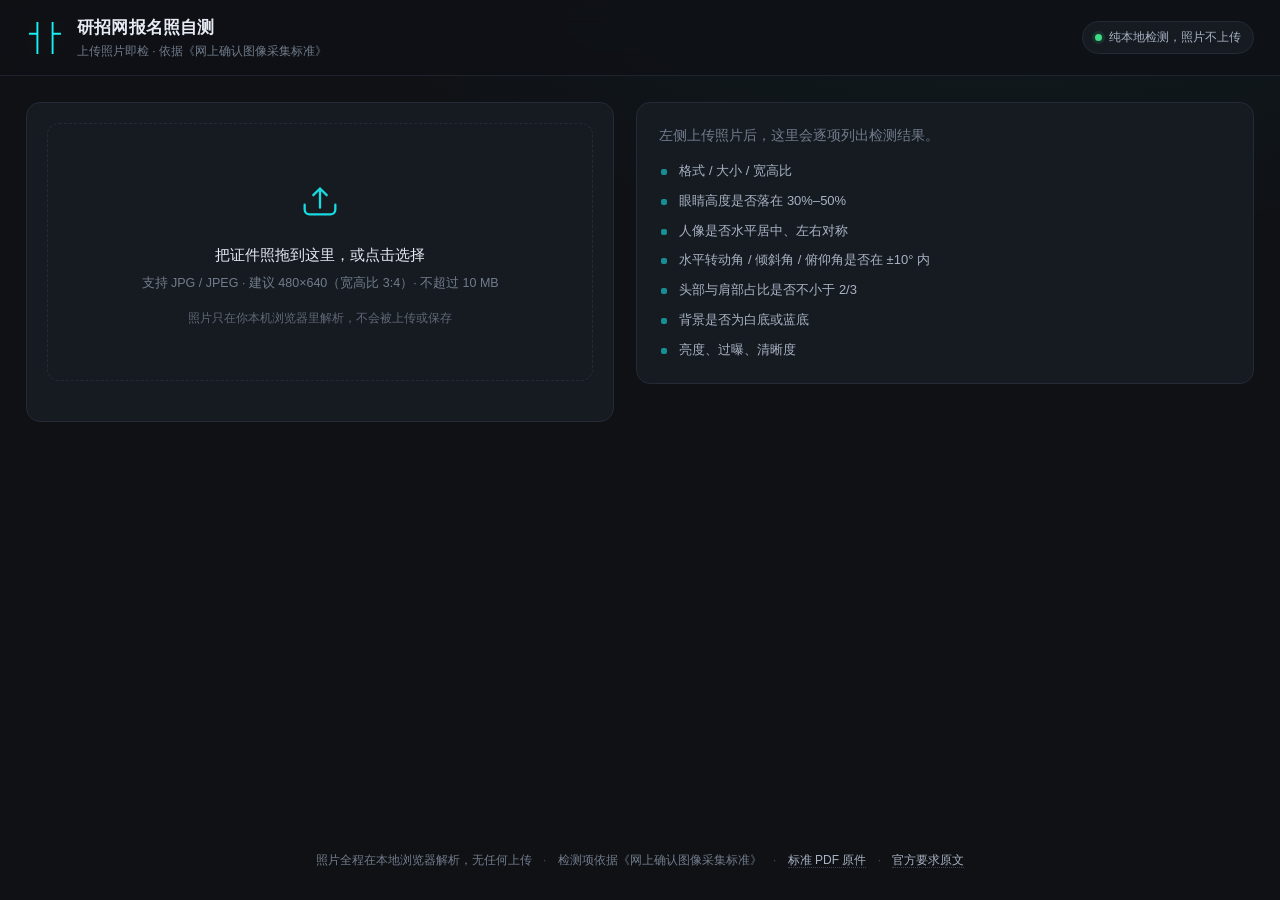
<file: index.html>
<!DOCTYPE html>
<html lang="zh-CN">
<head>
<meta charset="UTF-8" />
<meta name="viewport" content="width=device-width, initial-scale=1.0" />
<title>研招网报名照自测 · 上传即检</title>
<meta name="description" content="上传考研网上确认证件照，本地自动检测是否符合研招网图像采集标准：宽高比、眼睛高度、人像居中、三轴角度、头肩占比、背景底色等。" />
<link rel="stylesheet" href="./assets/style.css?v=2" />
<link rel="icon" href="data:image/svg+xml,<svg xmlns='http://www.w3.org/2000/svg' viewBox='0 0 100 100'><rect width='100' height='100' rx='18' fill='%230F1115'/><g stroke='%231AEFF3' stroke-width='5'><line x1='30' y1='8' x2='30' y2='92'/><line x1='70' y1='8' x2='70' y2='92'/><line x1='8' y1='39' x2='30' y2='39'/><line x1='70' y1='39' x2='92' y2='39'/></g></svg>" />
</head>
<body>

<header class="topbar">
  <div class="topbar-inner">
    <div class="brand">
      <svg class="brand-mark" viewBox="0 0 100 100" aria-hidden="true">
        <rect width="100" height="100" rx="18" fill="#0F1115"/>
        <g stroke="#1AEFF3" stroke-width="5">
          <line x1="30" y1="8" x2="30" y2="92"/><line x1="70" y1="8" x2="70" y2="92"/>
          <line x1="8" y1="39" x2="30" y2="39"/><line x1="70" y1="39" x2="92" y2="39"/>
        </g>
      </svg>
      <div class="brand-text">
        <h1>研招网报名照自测</h1>
        <p>上传照片即检 · 依据《网上确认图像采集标准》</p>
      </div>
    </div>
    <div class="privacy-badge" title="所有计算都在你的浏览器里完成">
      <span class="dot"></span>纯本地检测，照片不上传
    </div>
  </div>
</header>

<main class="layout">

  <!-- ============ 左：上传 / 预览 ============ -->
  <section class="panel stage">

    <div id="dropzone" class="dropzone" tabindex="0" role="button" aria-label="上传照片">
      <input type="file" id="fileInput" accept="image/jpeg,image/jpg,.jpg,.jpeg" hidden />
      <svg class="dz-icon" viewBox="0 0 48 48" fill="none" aria-hidden="true">
        <path d="M24 33V13m0 0-7 7m7-7 7 7" stroke="currentColor" stroke-width="2.4" stroke-linecap="round" stroke-linejoin="round"/>
        <path d="M8 30v5a5 5 0 0 0 5 5h22a5 5 0 0 0 5-5v-5" stroke="currentColor" stroke-width="2.4" stroke-linecap="round"/>
      </svg>
      <p class="dz-title">把证件照拖到这里，或点击选择</p>
      <p class="dz-sub">支持 JPG / JPEG · 建议 480×640（宽高比 3:4）· 不超过 10 MB</p>
      <p class="dz-note">照片只在你本机浏览器里解析，不会被上传或保存</p>
    </div>

    <div id="previewWrap" class="preview-wrap" hidden>
      <div class="preview-canvas-box">
        <img id="previewImg" alt="待检测照片" />
        <canvas id="overlayCanvas"></canvas>
      </div>
      <div class="preview-tools">
        <label class="switch">
          <input type="checkbox" id="toggleGuides" checked />
          <span>显示参考线</span>
        </label>
        <label class="switch">
          <input type="checkbox" id="toggleLandmarks" checked />
          <span>显示关键点</span>
        </label>
        <button class="btn-ghost" id="resetBtn" type="button">换一张</button>
      </div>
      <p class="filename" id="fileName"></p>
      <ul class="legend">
        <li><i class="lg lg-h"></i>横线：眼睛高度基准线（39%，官方允许区间 30%–50% 的中值）</li>
        <li><i class="lg lg-v"></i>竖线：人像水平居中 / 左右对称参考（25% 与 75%）</li>
        <li><i class="lg lg-band"></i>底纹：官方允许的眼睛高度区间 30%–50%</li>
        <li><i class="lg lg-face"></i>虚线框与蓝线：检出面部范围与中轴</li>
      </ul>
    </div>

    <div id="loading" class="loading" hidden>
      <div class="spinner"></div>
      <p id="loadingText">正在加载人脸模型…</p>
    </div>

  </section>

  <!-- ============ 右：检测结果 ============ -->
  <section class="panel report">

    <div id="emptyState" class="empty-state">
      <p>左侧上传照片后，这里会逐项列出检测结果。</p>
      <ul class="checklist-preview">
        <li>格式 / 大小 / 宽高比</li>
        <li>眼睛高度是否落在 30%–50%</li>
        <li>人像是否水平居中、左右对称</li>
        <li>水平转动角 / 倾斜角 / 俯仰角是否在 ±10° 内</li>
        <li>头部与肩部占比是否不小于 2/3</li>
        <li>背景是否为白底或蓝底</li>
        <li>亮度、过曝、清晰度</li>
      </ul>
    </div>

    <div id="report" hidden>

      <div id="verdict" class="verdict">
        <div class="verdict-score"><span id="passCount">0</span><small>/<span id="totalCount">0</span></small></div>
        <div class="verdict-text">
          <strong id="verdictTitle">—</strong>
          <span id="verdictSub">—</span>
        </div>
      </div>

      <div id="failSummary" class="fail-summary" hidden></div>

      <div id="groups"></div>

      <div class="doc-links">
        <span class="doc-links-label">官方要求原文</span>
        <a href="./docs/网上确认图像采集标准.pdf" target="_blank" rel="noopener">
          《网上确认图像采集标准》PDF
        </a>
        <a href="./docs/官方要求原文.html" target="_blank" rel="noopener">
          研招网拍照要求 + 2027 新规
        </a>
      </div>

      <p class="disclaimer">
        检测项依据公开的《网上确认图像采集标准》整理，宽高比、眼睛高度（30%–50%）、水平居中、
        三轴角度（±10°）、背景底色等为官方明文条款；头肩占比、亮度、清晰度为基于图像分析的估算值。
        三个角度由三维人脸模型解算，存在约 ±5° 的模型误差，数值接近阈值时建议人工复核。
        「不得化妆」「不得佩戴眼镜/美瞳」「近三个月内拍摄」「不得 PS 修图」等主观项无法自动判定，仍需自行核对。
        最终审核结果以报考点为准。
      </p>
    </div>

  </section>

</main>

<footer class="footer">
  <span>照片全程在本地浏览器解析，无任何上传</span>
  <span class="sep">·</span>
  <span>检测项依据《网上确认图像采集标准》</span>
  <span class="sep">·</span>
  <a href="./docs/网上确认图像采集标准.pdf" target="_blank" rel="noopener">标准 PDF 原件</a>
  <span class="sep">·</span>
  <a href="./docs/官方要求原文.html">官方要求原文</a>
</footer>

<script type="module" src="./assets/app.js?v=2"></script>
</body>
</html>
</file>
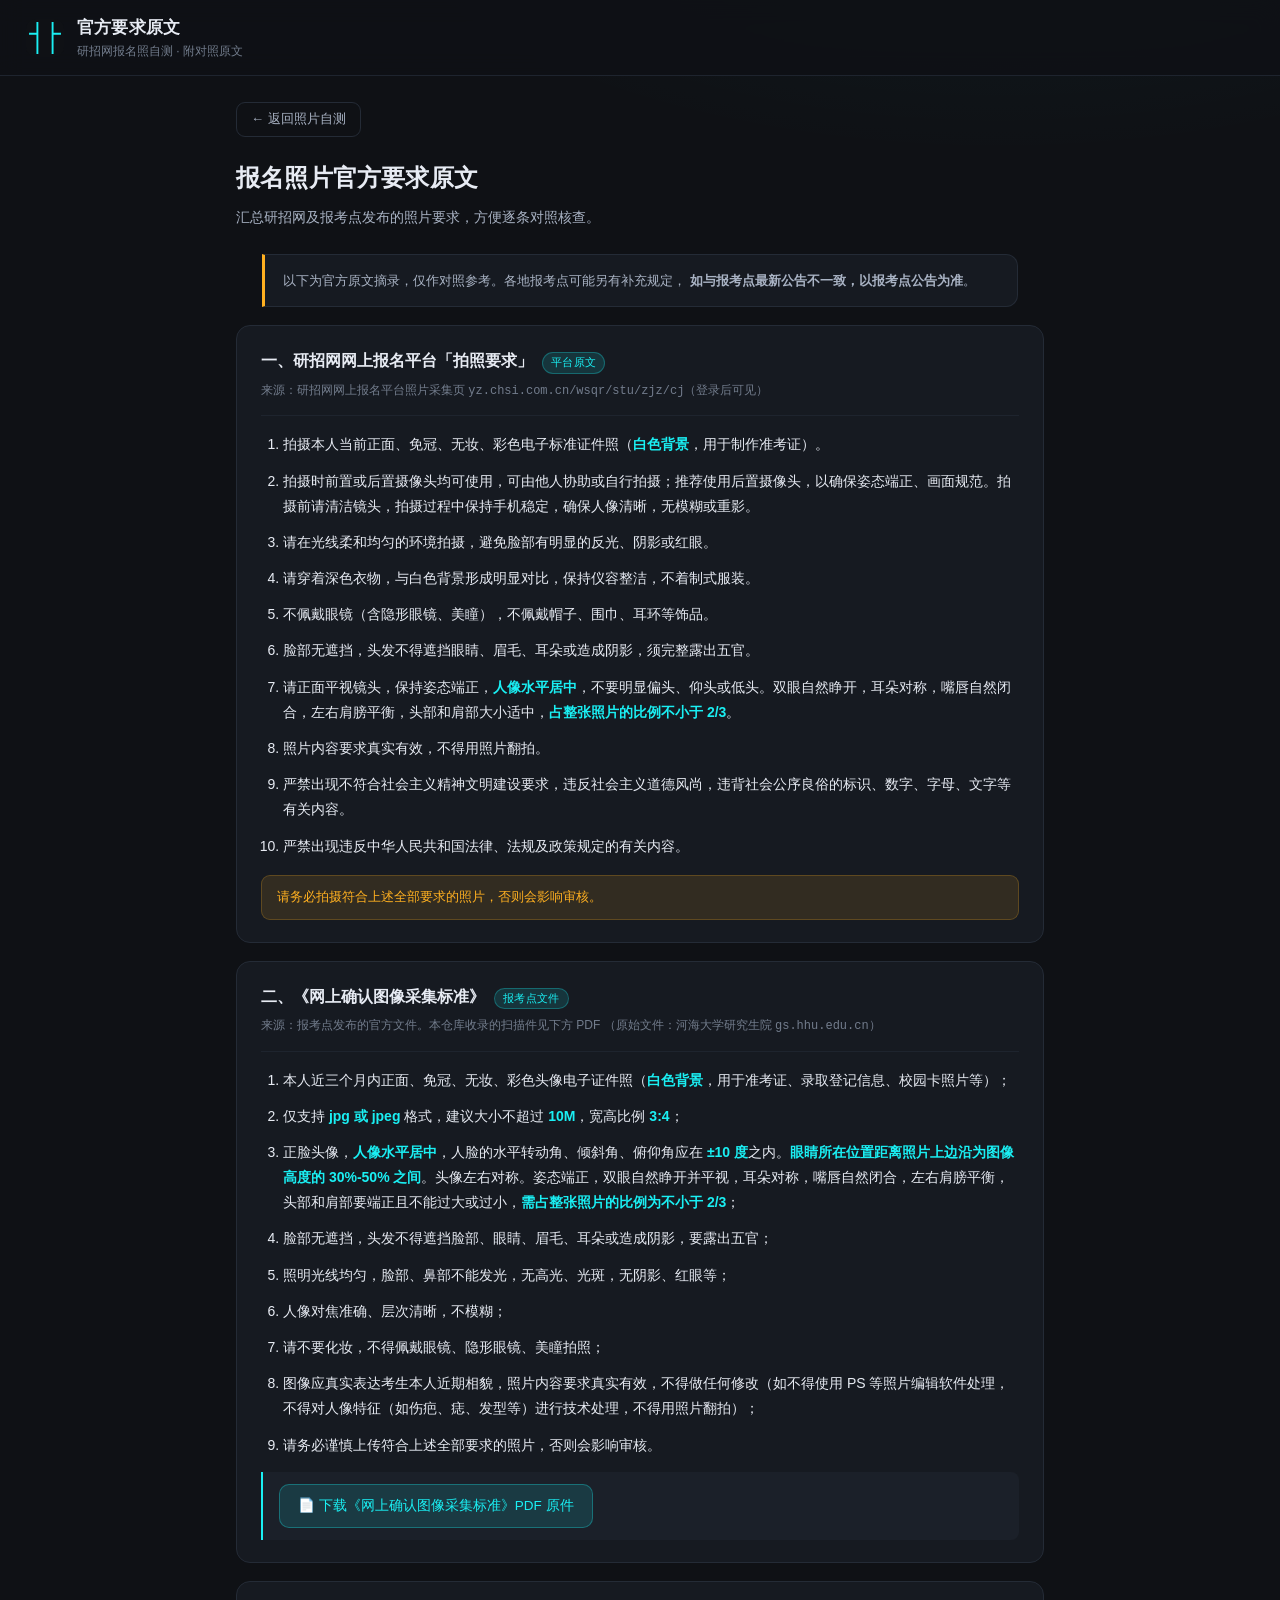
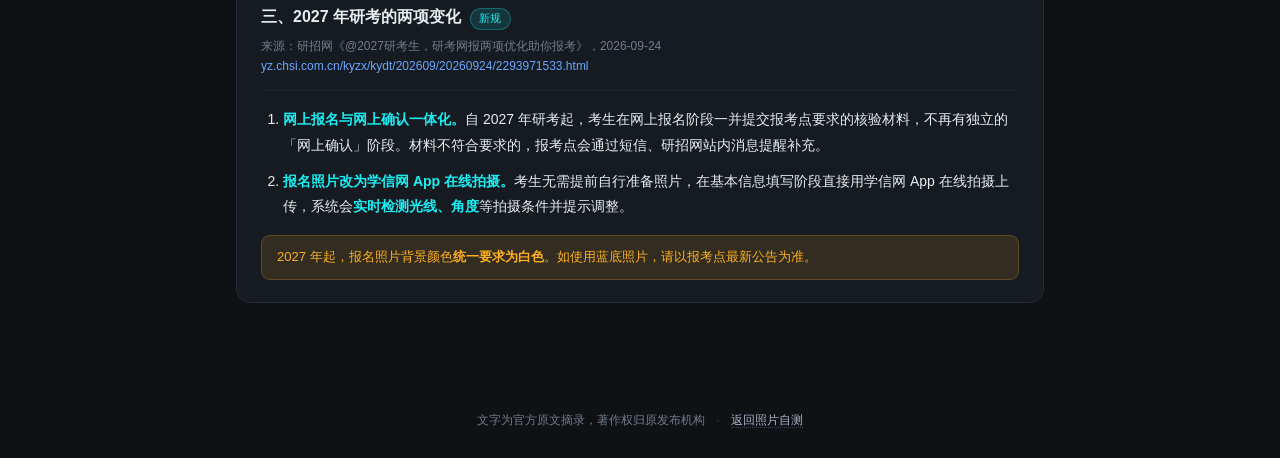
<file: docs/官方要求原文.html>
<!DOCTYPE html>
<html lang="zh-CN">
<head>
<meta charset="UTF-8" />
<meta name="viewport" content="width=device-width, initial-scale=1.0" />
<title>官方要求原文 · 研招网报名照自测</title>
<link rel="stylesheet" href="../assets/style.css" />
<link rel="icon" href="data:image/svg+xml,<svg xmlns='http://www.w3.org/2000/svg' viewBox='0 0 100 100'><rect width='100' height='100' rx='18' fill='%230F1115'/><g stroke='%231AEFF3' stroke-width='5'><line x1='30' y1='8' x2='30' y2='92'/><line x1='70' y1='8' x2='70' y2='92'/><line x1='8' y1='39' x2='30' y2='39'/><line x1='70' y1='39' x2='92' y2='39'/></g></svg>" />
<style>
  .doc{max-width:860px;margin:0 auto;padding:26px 26px 70px}
  .doc-back{
    display:inline-flex;align-items:center;gap:6px;
    font-size:13px;color:var(--text-2);text-decoration:none;
    border:1px solid var(--line);border-radius:9px;
    padding:6px 14px;margin-bottom:22px;transition:.16s;
  }
  .doc-back:hover{color:var(--text);border-color:#3A4351;background:var(--panel-2)}
  .doc h1{font-size:24px;font-weight:660;letter-spacing:.2px;margin-bottom:8px}
  .doc .lede{color:var(--text-2);font-size:14px;margin-bottom:26px}
  .doc section{
    background:var(--panel);border:1px solid var(--line);
    border-radius:var(--radius);padding:22px 24px;margin-bottom:18px;
  }
  .doc h2{
    font-size:16px;font-weight:640;margin-bottom:6px;
    display:flex;align-items:baseline;gap:9px;flex-wrap:wrap;
  }
  .doc h2 .tag{
    font-size:11px;font-weight:500;color:var(--accent);
    background:var(--accent-dim);border:1px solid rgba(26,239,243,.28);
    padding:1px 8px;border-radius:999px;letter-spacing:.3px;
  }
  .doc h2 .tag.gray{color:var(--text-3);background:var(--panel-2);border-color:var(--line)}
  .doc .src{
    font-size:12px;color:var(--text-3);margin-bottom:16px;
    padding-bottom:14px;border-bottom:1px solid var(--line-soft);
    word-break:break-all;line-height:1.7;
  }
  .doc .src a{color:var(--info);text-decoration:none}
  .doc .src a:hover{text-decoration:underline}
  .doc ol{margin:0;padding-left:22px;display:flex;flex-direction:column;gap:11px}
  .doc li{color:var(--text);font-size:14px;line-height:1.8}
  .doc li b{color:var(--accent);font-weight:600}
  .doc .closing{
    margin-top:16px;font-size:13px;color:var(--warn);
    background:var(--warn-dim);border:1px solid rgba(255,176,32,.22);
    border-radius:9px;padding:11px 15px;
  }
  .doc .note{
    margin-top:14px;font-size:13px;color:var(--text-2);
    background:var(--panel-2);border-left:2px solid var(--accent);
    border-radius:0 8px 8px 0;padding:12px 16px;line-height:1.8;
  }
  .doc .pdf-cta{
    display:inline-flex;align-items:center;gap:9px;
    background:var(--accent-dim);border:1px solid rgba(26,239,243,.3);
    color:var(--accent);text-decoration:none;
    padding:9px 18px;border-radius:10px;font-size:13.5px;font-weight:520;
    transition:.16s;
  }
  .doc .pdf-cta:hover{background:rgba(26,239,243,.2)}
  .doc-warn{
    max-width:860px;margin:0 auto 18px;padding:0 26px;
  }
  .doc-warn div{
    font-size:13px;color:var(--text-2);line-height:1.8;
    background:var(--panel);border:1px solid var(--line);
    border-left:3px solid var(--warn);border-radius:0 12px 12px 0;
    padding:14px 18px;
  }
  @media(max-width:640px){.doc{padding:18px 16px 60px}.doc section{padding:18px 16px}}
</style>
</head>
<body>

<header class="topbar">
  <div class="topbar-inner">
    <div class="brand">
      <svg class="brand-mark" viewBox="0 0 100 100" aria-hidden="true">
        <rect width="100" height="100" rx="18" fill="#0F1115"/>
        <g stroke="#1AEFF3" stroke-width="5">
          <line x1="30" y1="8" x2="30" y2="92"/><line x1="70" y1="8" x2="70" y2="92"/>
          <line x1="8" y1="39" x2="30" y2="39"/><line x1="70" y1="39" x2="92" y2="39"/>
        </g>
      </svg>
      <div class="brand-text">
        <h1>官方要求原文</h1>
        <p>研招网报名照自测 · 附对照原文</p>
      </div>
    </div>
  </div>
</header>

<main class="doc">

  <a class="doc-back" href="../index.html">← 返回照片自测</a>

  <h1>报名照片官方要求原文</h1>
  <p class="lede">汇总研招网及报考点发布的照片要求，方便逐条对照核查。</p>

  <div class="doc-warn">
    <div>
      以下为官方原文摘录，仅作对照参考。各地报考点可能另有补充规定，
      <strong>如与报考点最新公告不一致，以报考点公告为准</strong>。
    </div>
  </div>

  <!-- 一 -->
  <section>
    <h2>一、研招网网上报名平台「拍照要求」<span class="tag">平台原文</span></h2>
    <div class="src">
      来源：研招网网上报名平台照片采集页 <code>yz.chsi.com.cn/wsqr/stu/zjz/cj</code>（登录后可见）
    </div>
    <ol>
      <li>拍摄本人当前正面、免冠、无妆、彩色电子标准证件照（<b>白色背景</b>，用于制作准考证）。</li>
      <li>拍摄时前置或后置摄像头均可使用，可由他人协助或自行拍摄；推荐使用后置摄像头，以确保姿态端正、画面规范。拍摄前请清洁镜头，拍摄过程中保持手机稳定，确保人像清晰，无模糊或重影。</li>
      <li>请在光线柔和均匀的环境拍摄，避免脸部有明显的反光、阴影或红眼。</li>
      <li>请穿着深色衣物，与白色背景形成明显对比，保持仪容整洁，不着制式服装。</li>
      <li>不佩戴眼镜（含隐形眼镜、美瞳），不佩戴帽子、围巾、耳环等饰品。</li>
      <li>脸部无遮挡，头发不得遮挡眼睛、眉毛、耳朵或造成阴影，须完整露出五官。</li>
      <li>请正面平视镜头，保持姿态端正，<b>人像水平居中</b>，不要明显偏头、仰头或低头。双眼自然睁开，耳朵对称，嘴唇自然闭合，左右肩膀平衡，头部和肩部大小适中，<b>占整张照片的比例不小于 2/3</b>。</li>
      <li>照片内容要求真实有效，不得用照片翻拍。</li>
      <li>严禁出现不符合社会主义精神文明建设要求，违反社会主义道德风尚，违背社会公序良俗的标识、数字、字母、文字等有关内容。</li>
      <li>严禁出现违反中华人民共和国法律、法规及政策规定的有关内容。</li>
    </ol>
    <div class="closing">请务必拍摄符合上述全部要求的照片，否则会影响审核。</div>
  </section>

  <!-- 二 -->
  <section>
    <h2>二、《网上确认图像采集标准》<span class="tag">报考点文件</span></h2>
    <div class="src">
      来源：报考点发布的官方文件。本仓库收录的扫描件见下方 PDF
      （原始文件：河海大学研究生院 <code>gs.hhu.edu.cn</code>）
    </div>
    <ol>
      <li>本人近三个月内正面、免冠、无妆、彩色头像电子证件照（<b>白色背景</b>，用于准考证、录取登记信息、校园卡照片等）；</li>
      <li>仅支持 <b>jpg 或 jpeg</b> 格式，建议大小不超过 <b>10M</b>，宽高比例 <b>3:4</b>；</li>
      <li>正脸头像，<b>人像水平居中</b>，人脸的水平转动角、倾斜角、俯仰角应在 <b>±10 度</b>之内。<b>眼睛所在位置距离照片上边沿为图像高度的 30%-50% 之间</b>。头像左右对称。姿态端正，双眼自然睁开并平视，耳朵对称，嘴唇自然闭合，左右肩膀平衡，头部和肩部要端正且不能过大或过小，<b>需占整张照片的比例为不小于 2/3</b>；</li>
      <li>脸部无遮挡，头发不得遮挡脸部、眼睛、眉毛、耳朵或造成阴影，要露出五官；</li>
      <li>照明光线均匀，脸部、鼻部不能发光，无高光、光斑，无阴影、红眼等；</li>
      <li>人像对焦准确、层次清晰，不模糊；</li>
      <li>请不要化妆，不得佩戴眼镜、隐形眼镜、美瞳拍照；</li>
      <li>图像应真实表达考生本人近期相貌，照片内容要求真实有效，不得做任何修改（如不得使用 PS 等照片编辑软件处理，不得对人像特征（如伤疤、痣、发型等）进行技术处理，不得用照片翻拍）；</li>
      <li>请务必谨慎上传符合上述全部要求的照片，否则会影响审核。</li>
    </ol>
    <div class="note">
      <a class="pdf-cta" href="./网上确认图像采集标准.pdf" target="_blank" rel="noopener">
        📄 下载《网上确认图像采集标准》PDF 原件
      </a>
    </div>
  </section>

  <!-- 三 -->
  <section>
    <h2>三、2027 年研考的两项变化<span class="tag">新规</span></h2>
    <div class="src">
      来源：研招网《@2027研考生，研考网报两项优化助你报考》，2026-09-24<br />
      <a href="https://yz.chsi.com.cn/kyzx/kydt/202609/20260924/2293971533.html" target="_blank" rel="noopener">
        yz.chsi.com.cn/kyzx/kydt/202609/20260924/2293971533.html
      </a>
    </div>
    <ol>
      <li><b>网上报名与网上确认一体化。</b>自 2027 年研考起，考生在网上报名阶段一并提交报考点要求的核验材料，不再有独立的「网上确认」阶段。材料不符合要求的，报考点会通过短信、研招网站内消息提醒补充。</li>
      <li><b>报名照片改为学信网 App 在线拍摄。</b>考生无需提前自行准备照片，在基本信息填写阶段直接用学信网 App 在线拍摄上传，系统会<b>实时检测光线、角度</b>等拍摄条件并提示调整。</li>
    </ol>
    <div class="closing">
      2027 年起，报名照片背景颜色<b>统一要求为白色</b>。如使用蓝底照片，请以报考点最新公告为准。
    </div>
  </section>

</main>

<footer class="footer">
  <span>文字为官方原文摘录，著作权归原发布机构</span>
  <span class="sep">·</span>
  <a href="../index.html" style="color:var(--text-2);text-decoration:none">返回照片自测</a>
</footer>

</body>
</html>
</file>
<file: assets/style.css>
/* ===================== 基础 ===================== */
:root{
  --bg:#0F1115;
  --bg-soft:#141821;
  --panel:#161A21;
  --panel-2:#1B2029;
  --line:#242B36;
  --line-soft:#1E242E;
  --text:#E7EBF3;
  --text-2:#A9B3C4;
  --text-3:#727C8C;
  --accent:#1AEFF3;
  --accent-dim:rgba(26,239,243,.13);
  --pass:#3DDC84;
  --pass-dim:rgba(61,220,132,.12);
  --fail:#FF5F5F;
  --fail-dim:rgba(255,95,95,.12);
  --warn:#FFB020;
  --warn-dim:rgba(255,176,32,.12);
  --info:#6BA8FF;
  --radius:14px;
  --mono:ui-monospace,SFMono-Regular,"SF Mono",Menlo,Consolas,monospace;
}

*{box-sizing:border-box;margin:0;padding:0}

/* 类选择器里的 display 会覆盖 UA 的 [hidden]{display:none}，这里强制兜底 */
[hidden]{display:none !important}

html{-webkit-text-size-adjust:100%}

body{
  background:
    radial-gradient(1100px 520px at 78% -8%, rgba(26,239,243,.055), transparent 62%),
    var(--bg);
  color:var(--text);
  font-family:-apple-system,BlinkMacSystemFont,"PingFang SC","Hiragino Sans GB","Microsoft YaHei","Segoe UI",Roboto,sans-serif;
  font-size:14px;
  line-height:1.6;
  min-height:100vh;
  display:flex;
  flex-direction:column;
}

/* ===================== 顶栏 ===================== */
.topbar{
  border-bottom:1px solid var(--line-soft);
  background:rgba(15,17,21,.86);
  backdrop-filter:blur(12px);
  position:sticky;top:0;z-index:20;
}
.topbar-inner{
  max-width:1400px;margin:0 auto;
  padding:14px 26px;
  display:flex;align-items:center;justify-content:space-between;gap:20px;
}
.brand{display:flex;align-items:center;gap:13px}
.brand-mark{width:38px;height:38px;flex:none;border-radius:10px}
.brand-text h1{font-size:17px;font-weight:650;letter-spacing:.2px}
.brand-text p{font-size:12px;color:var(--text-3);margin-top:1px}

.privacy-badge{
  display:flex;align-items:center;gap:7px;
  font-size:12px;color:var(--text-2);
  background:var(--panel);border:1px solid var(--line);
  padding:6px 12px;border-radius:999px;white-space:nowrap;
}
.privacy-badge .dot{
  width:7px;height:7px;border-radius:50%;background:var(--pass);
  box-shadow:0 0 0 3px var(--pass-dim);
}

/* ===================== 布局 ===================== */
.layout{
  flex:1;
  max-width:1400px;width:100%;margin:0 auto;
  padding:26px;
  display:grid;
  grid-template-columns:minmax(340px,1fr) minmax(400px,1.05fr);
  gap:22px;
  align-items:start;
}
@media (max-width:980px){
  .layout{grid-template-columns:1fr;padding:18px}
}

.panel{
  background:var(--panel);
  border:1px solid var(--line);
  border-radius:var(--radius);
}

/* ===================== 上传区 ===================== */
.stage{padding:20px;position:relative;min-height:320px}

.dropzone{
  border:1.5px dashed var(--line);
  border-radius:12px;
  padding:52px 24px;
  text-align:center;
  cursor:pointer;
  transition:border-color .18s,background .18s,transform .18s;
  outline:none;
}
.dropzone:hover,.dropzone:focus-visible{border-color:var(--accent);background:var(--accent-dim)}
.dropzone.dragover{border-color:var(--accent);background:var(--accent-dim);transform:scale(1.005)}
.dz-icon{width:46px;height:46px;color:var(--accent);opacity:.9;margin-bottom:14px}
.dz-title{font-size:15px;font-weight:560}
.dz-sub{font-size:12.5px;color:var(--text-3);margin-top:6px}
.dz-note{font-size:12px;color:var(--text-3);margin-top:16px;opacity:.8}

/* ===================== 预览 ===================== */
.preview-wrap{display:flex;flex-direction:column;gap:14px;align-items:center}
.preview-canvas-box{
  position:relative;
  line-height:0;
  border-radius:10px;
  overflow:hidden;
  box-shadow:0 12px 40px rgba(0,0,0,.5);
  max-width:100%;
}
.preview-canvas-box img{display:block;max-width:100%;max-height:62vh;height:auto;border-radius:10px}
.preview-canvas-box canvas{
  position:absolute;inset:0;width:100%;height:100%;
  pointer-events:none;border-radius:10px;
}
.preview-tools{display:flex;align-items:center;gap:18px;flex-wrap:wrap;justify-content:center}
.switch{display:flex;align-items:center;gap:7px;font-size:13px;color:var(--text-2);cursor:pointer;user-select:none}
.switch input{
  appearance:none;width:34px;height:19px;border-radius:999px;
  background:var(--line);position:relative;cursor:pointer;transition:background .18s;flex:none;
}
.switch input::after{
  content:"";position:absolute;top:2px;left:2px;width:15px;height:15px;border-radius:50%;
  background:#8B94A5;transition:transform .18s,background .18s;
}
.switch input:checked{background:var(--accent-dim);box-shadow:inset 0 0 0 1px rgba(26,239,243,.4)}
.switch input:checked::after{transform:translateX(15px);background:var(--accent)}

.btn-ghost{
  font:inherit;font-size:13px;color:var(--text-2);
  background:transparent;border:1px solid var(--line);
  padding:7px 16px;border-radius:9px;cursor:pointer;
  transition:.16s;
}
.btn-ghost:hover{color:var(--text);border-color:#3A4351;background:var(--panel-2)}
.filename{font-size:12px;color:var(--text-3);font-family:var(--mono);word-break:break-all;text-align:center}

.legend{
  list-style:none;width:100%;max-width:520px;
  display:flex;flex-direction:column;gap:7px;
  border-top:1px solid var(--line-soft);
  padding-top:14px;margin-top:2px;
}
.legend li{
  display:flex;align-items:flex-start;gap:9px;
  font-size:12px;color:var(--text-3);line-height:1.5;
}
.lg{width:15px;height:15px;flex:none;margin-top:2px;border-radius:4px}
.lg-h{background:linear-gradient(180deg,transparent 42%,var(--accent) 42%,var(--accent) 58%,transparent 58%)}
.lg-v{background:linear-gradient(90deg,transparent 42%,var(--accent) 42%,var(--accent) 58%,transparent 58%)}
.lg-band{background:rgba(26,239,243,.16);box-shadow:inset 0 0 0 1px rgba(26,239,243,.35)}
.lg-face{background:rgba(120,180,255,.18);box-shadow:inset 0 0 0 1px rgba(120,180,255,.5)}

/* ===================== 加载 ===================== */
.loading{
  position:absolute;inset:0;border-radius:var(--radius);
  background:rgba(22,26,33,.94);
  display:flex;flex-direction:column;align-items:center;justify-content:center;gap:16px;
  z-index:10;
}
.spinner{
  width:34px;height:34px;border-radius:50%;
  border:2.5px solid var(--line);border-top-color:var(--accent);
  animation:spin .8s linear infinite;
}
@keyframes spin{to{transform:rotate(360deg)}}
.loading p{font-size:13px;color:var(--text-2)}

/* ===================== 结果区 ===================== */
.report{padding:22px}
.empty-state{color:var(--text-3);font-size:13.5px}
.empty-state>p{margin-bottom:14px}
.checklist-preview{list-style:none;display:flex;flex-direction:column;gap:9px}
.checklist-preview li{
  padding-left:20px;position:relative;color:var(--text-2);font-size:13px;
}
.checklist-preview li::before{
  content:"";position:absolute;left:2px;top:8px;
  width:6px;height:6px;border-radius:2px;background:var(--accent);opacity:.55;
}

/* 结论卡 */
.verdict{
  display:flex;align-items:center;gap:18px;
  padding:18px 20px;border-radius:12px;
  background:var(--panel-2);border:1px solid var(--line);
  margin-bottom:16px;
}
.verdict.ok{background:linear-gradient(90deg,var(--pass-dim),transparent 70%);border-color:rgba(61,220,132,.3)}
.verdict.bad{background:linear-gradient(90deg,var(--fail-dim),transparent 70%);border-color:rgba(255,95,95,.3)}
.verdict.warn{background:linear-gradient(90deg,var(--warn-dim),transparent 70%);border-color:rgba(255,176,32,.3)}
.verdict-score{font-size:34px;font-weight:680;line-height:1;letter-spacing:-1px;font-variant-numeric:tabular-nums}
.verdict-score small{font-size:16px;font-weight:500;color:var(--text-3);margin-left:2px}
.verdict.ok .verdict-score{color:var(--pass)}
.verdict.bad .verdict-score{color:var(--fail)}
.verdict.warn .verdict-score{color:var(--warn)}
.verdict-text{display:flex;flex-direction:column;gap:3px;min-width:0}
.verdict-text strong{font-size:15.5px;font-weight:620}
.verdict-text span{font-size:12.5px;color:var(--text-2)}

.fail-summary{
  font-size:13px;color:var(--fail);
  background:var(--fail-dim);border:1px solid rgba(255,95,95,.22);
  border-radius:10px;padding:11px 15px;margin-bottom:16px;
}

/* 分组 */
.group{margin-bottom:20px}
.group:last-of-type{margin-bottom:8px}
.group-head{
  display:flex;align-items:center;gap:9px;
  font-size:12px;font-weight:600;letter-spacing:.6px;text-transform:uppercase;
  color:var(--text-3);margin-bottom:9px;
}
.group-head::after{content:"";flex:1;height:1px;background:var(--line-soft)}

.item{
  display:grid;
  grid-template-columns:20px 1fr auto;
  gap:11px;align-items:start;
  padding:11px 13px;border-radius:10px;
  border:1px solid transparent;
  transition:background .15s;
}
.item+.item{margin-top:3px}
.item:hover{background:var(--panel-2)}
.item-icon{
  width:18px;height:18px;border-radius:50%;flex:none;margin-top:2px;
  display:flex;align-items:center;justify-content:center;
  font-size:11px;font-weight:700;line-height:1;
}
.item.pass .item-icon{background:var(--pass-dim);color:var(--pass);box-shadow:inset 0 0 0 1px rgba(61,220,132,.35)}
.item.fail .item-icon{background:var(--fail-dim);color:var(--fail);box-shadow:inset 0 0 0 1px rgba(255,95,95,.35)}
.item.warn .item-icon{background:var(--warn-dim);color:var(--warn);box-shadow:inset 0 0 0 1px rgba(255,176,32,.35)}
.item.skip .item-icon{background:var(--panel-2);color:var(--text-3);box-shadow:inset 0 0 0 1px var(--line)}

.item-body{min-width:0}
.item-name{font-size:13.5px;font-weight:520;display:flex;align-items:center;gap:8px;flex-wrap:wrap}
.item-req{font-size:12px;color:var(--text-3);margin-top:3px}
.item-hint{font-size:12.5px;color:var(--warn);margin-top:5px;display:flex;gap:6px}
.item-hint::before{content:"!";flex:none;font-weight:700}
.item.fail .item-hint{color:var(--fail)}

.item-value{
  font-family:var(--mono);font-size:12.5px;
  padding:3px 9px;border-radius:7px;
  background:var(--panel-2);border:1px solid var(--line);
  color:var(--text-2);white-space:nowrap;font-variant-numeric:tabular-nums;
}
.item.pass .item-value{color:var(--pass);border-color:rgba(61,220,132,.28);background:var(--pass-dim)}
.item.fail .item-value{color:var(--fail);border-color:rgba(255,95,95,.28);background:var(--fail-dim)}
.item.warn .item-value{color:var(--warn);border-color:rgba(255,176,32,.28);background:var(--warn-dim)}

.doc-links{
  display:flex;align-items:center;gap:10px;flex-wrap:wrap;
  border-top:1px solid var(--line-soft);
  padding-top:14px;margin-top:18px;
}
.doc-links-label{
  font-size:12px;color:var(--text-3);
  letter-spacing:.4px;
}
.doc-links a{
  font-size:12.5px;color:var(--accent);text-decoration:none;
  background:var(--accent-dim);border:1px solid rgba(26,239,243,.26);
  padding:4px 11px;border-radius:8px;transition:.16s;white-space:nowrap;
}
.doc-links a:hover{background:rgba(26,239,243,.2)}

.disclaimer{
  font-size:12px;color:var(--text-3);line-height:1.75;
  border-top:1px solid var(--line-soft);
  padding-top:14px;margin-top:18px;
}

/* ===================== 页脚 ===================== */
.footer{
  text-align:center;font-size:12px;color:var(--text-3);
  padding:20px 26px 30px;
}
.footer .sep{margin:0 8px;opacity:.5}
.footer a{color:var(--text-2);text-decoration:none;border-bottom:1px dotted #3A4351;transition:.16s}
.footer a:hover{color:var(--accent);border-bottom-color:var(--accent)}
</file>
